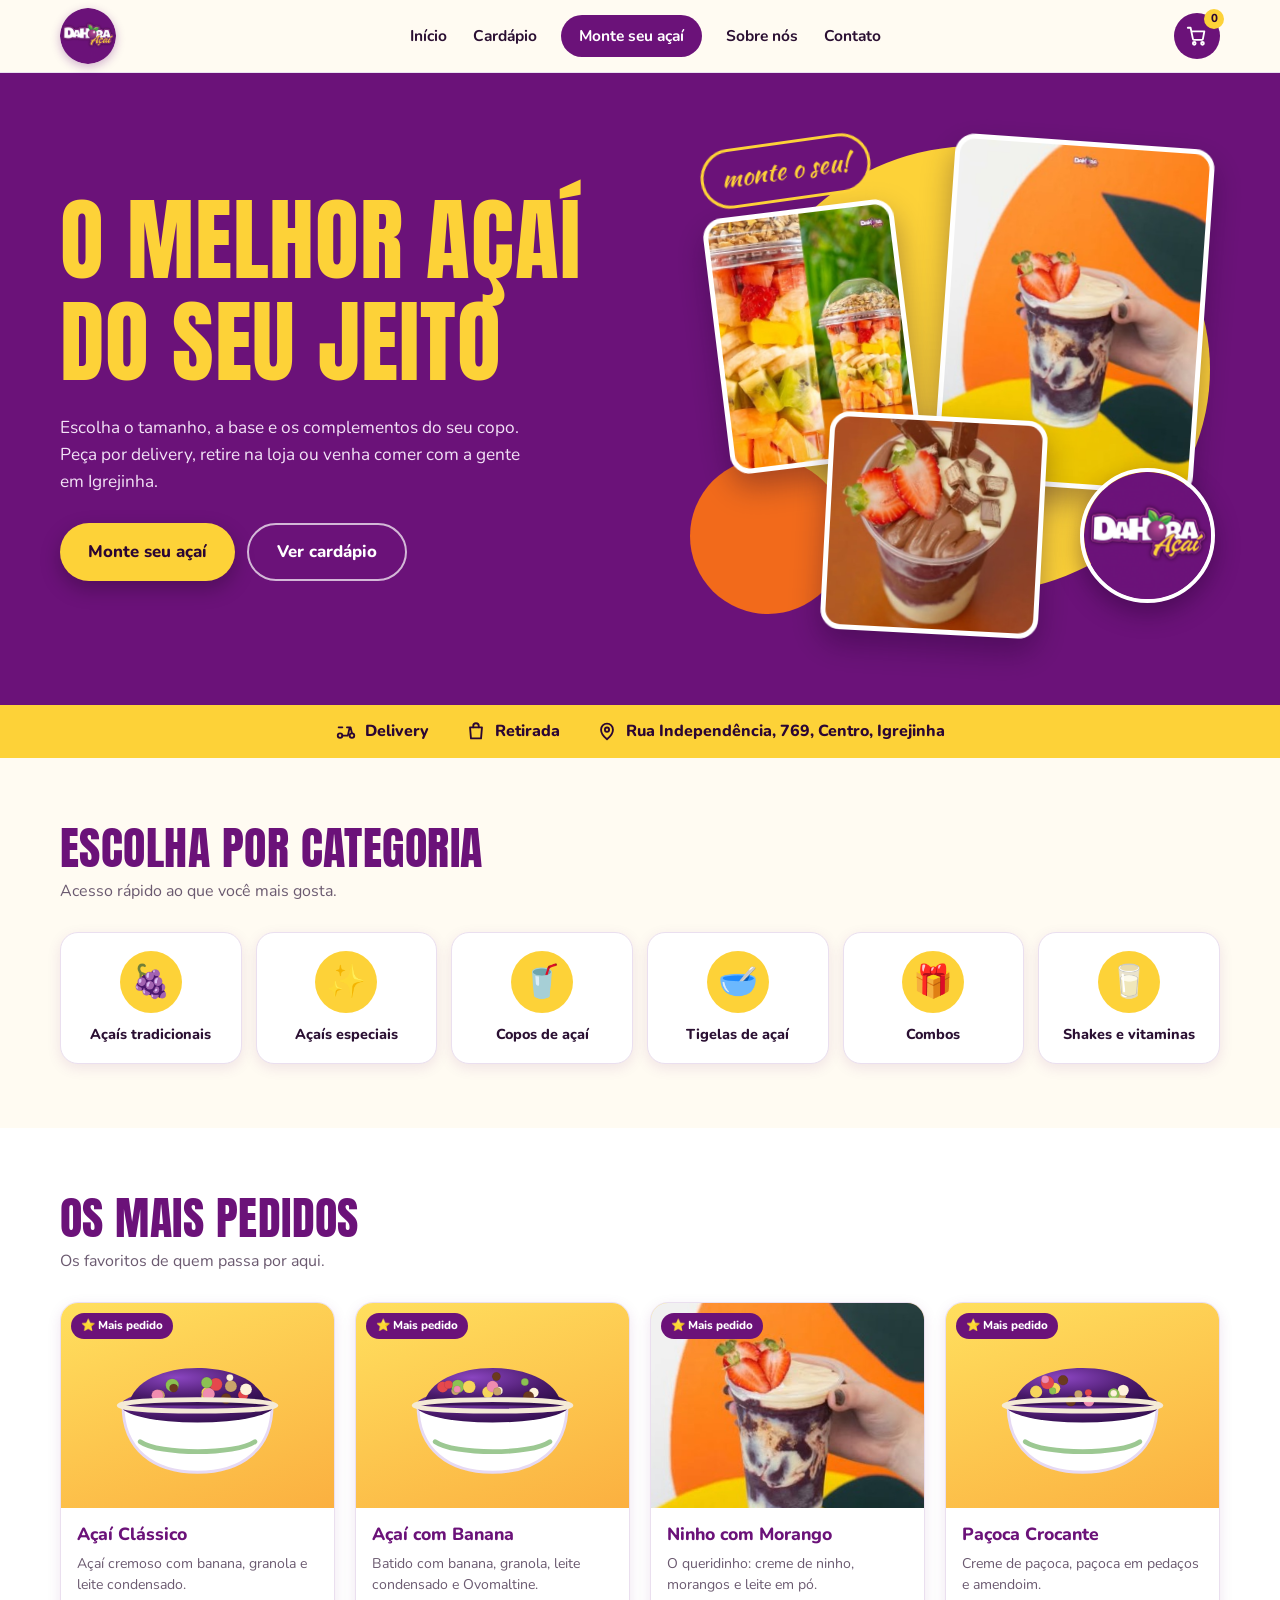
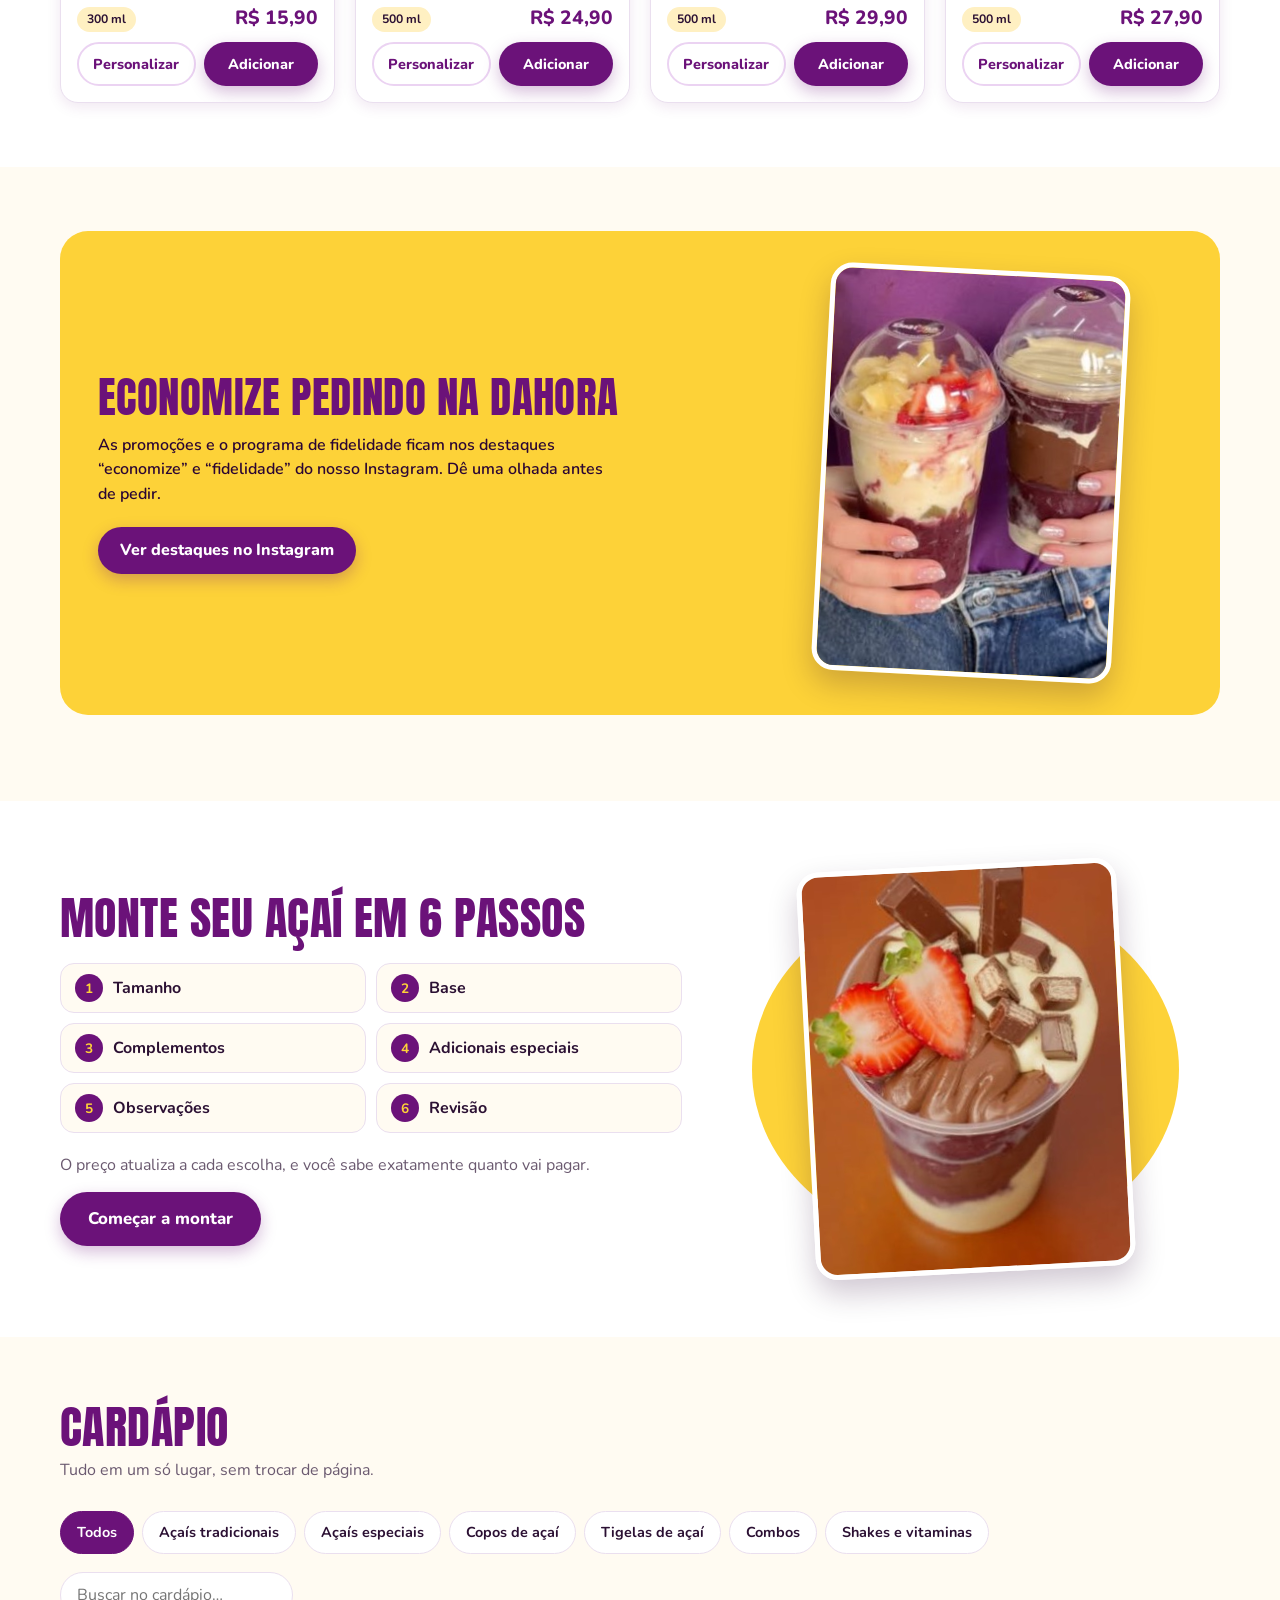
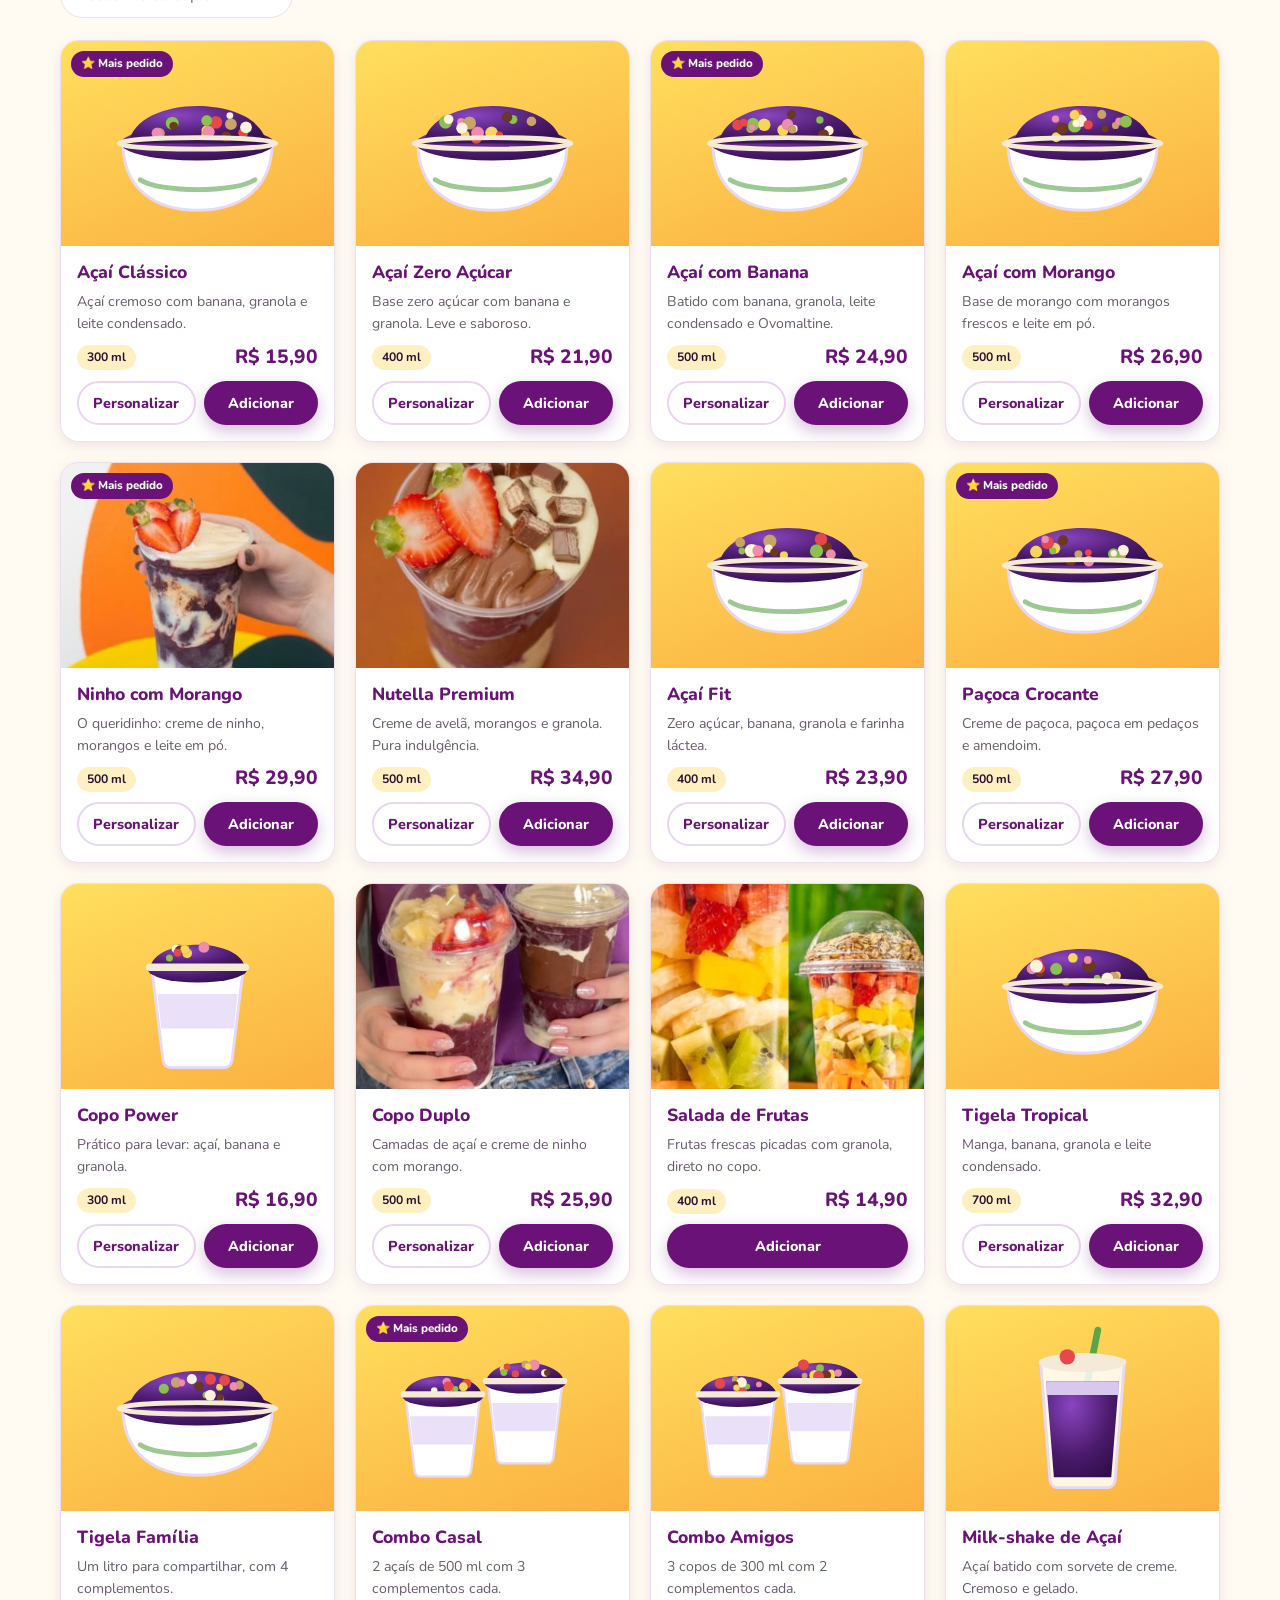
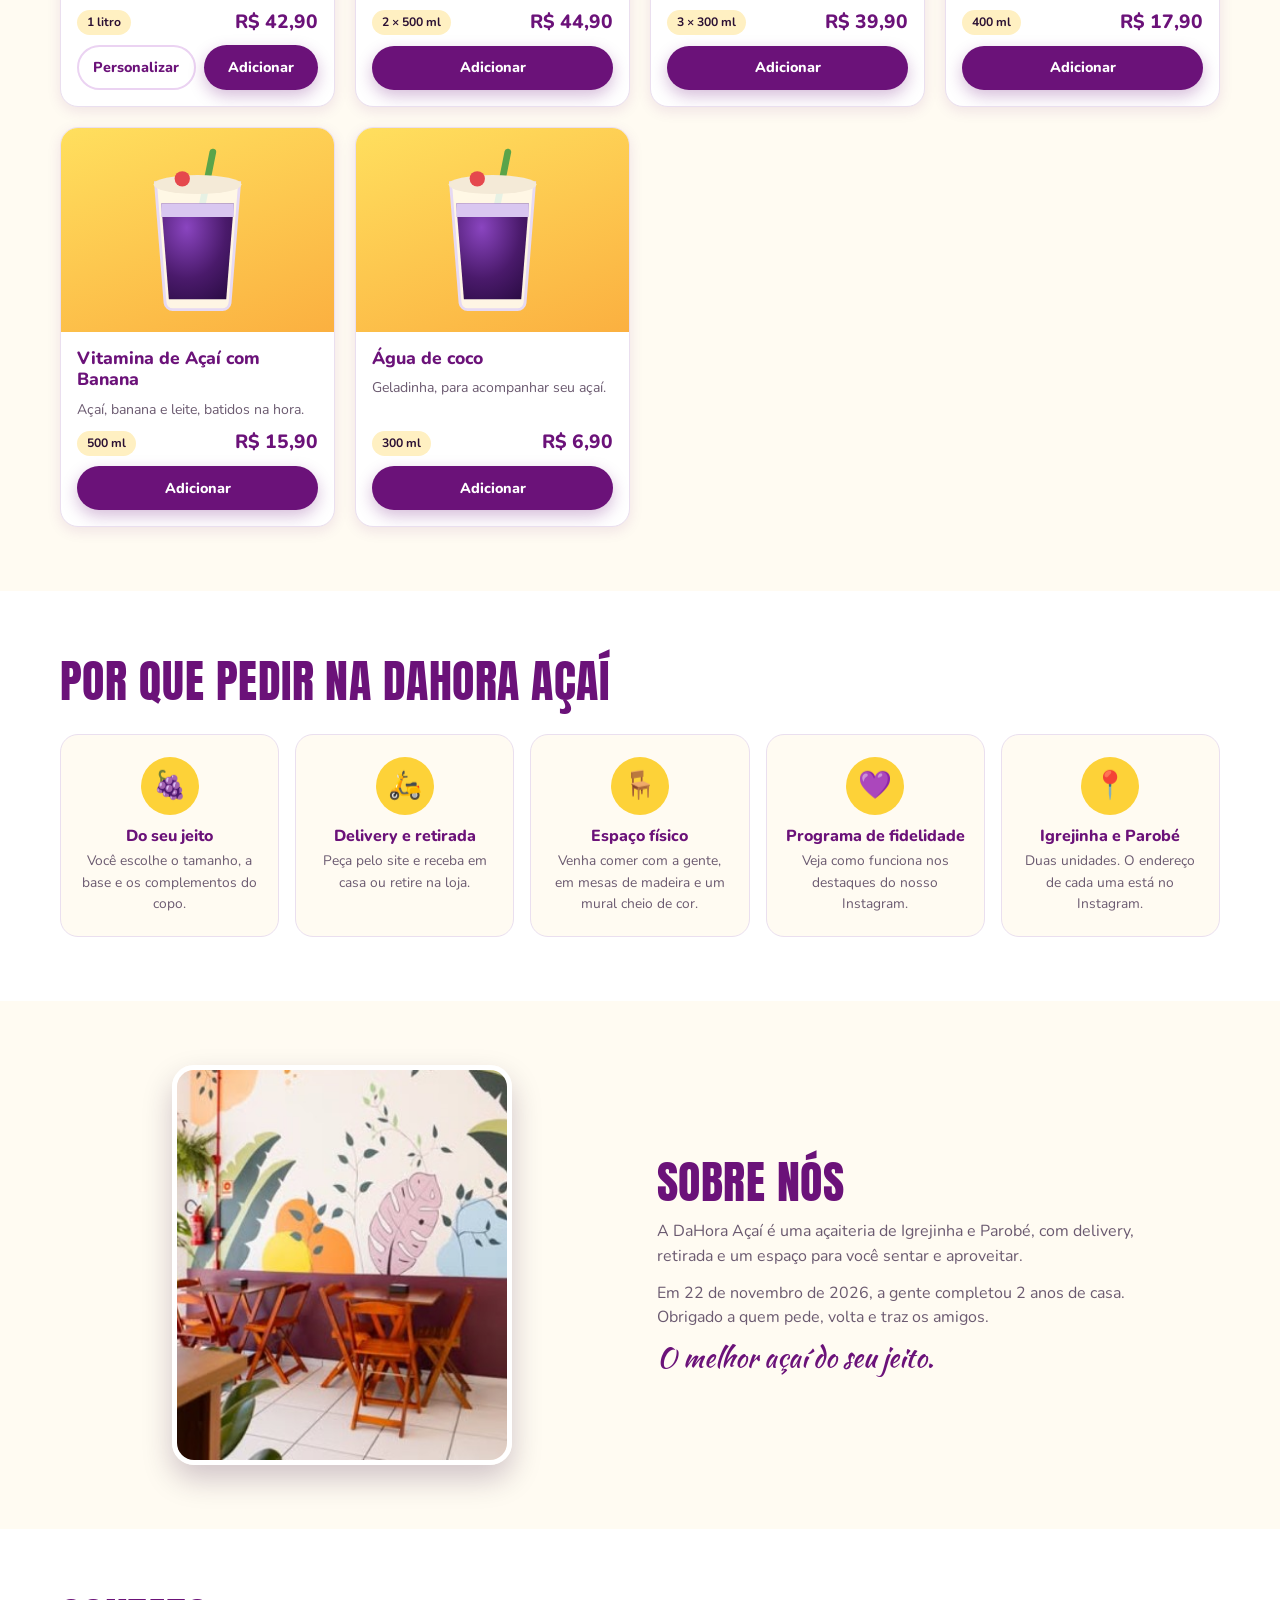
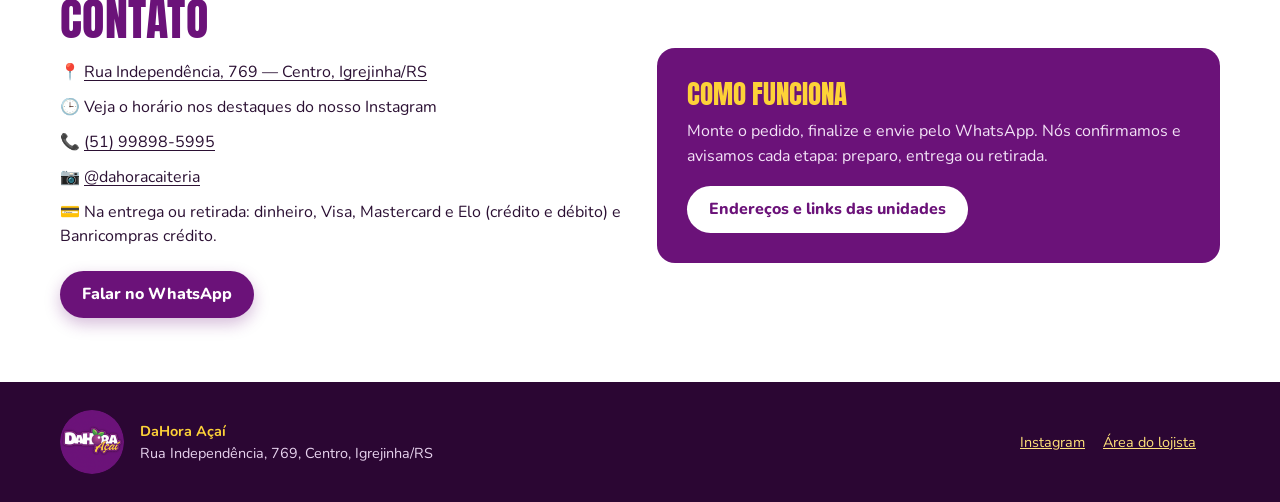
<file: acaiteria/index.html>
<!doctype html>
<html lang="pt-BR">
<head>
<meta charset="utf-8">
<meta name="viewport" content="width=device-width,initial-scale=1,viewport-fit=cover">
<title>DaHora Açaí | Açaiteria em Igrejinha e Parobé — Monte seu açaí online</title>
<meta name="description" content="O melhor açaí do seu jeito. Monte seu copo escolhendo tamanho, base e complementos e peça por delivery ou retirada em Igrejinha e Parobé.">
<meta name="theme-color" content="#6b1279">
<link rel="icon" type="image/png" href="img/icon-192.png">
<link rel="apple-touch-icon" href="img/icon-192.png">
<meta property="og:type" content="website">
<meta property="og:locale" content="pt_BR">
<meta property="og:title" content="DaHora Açaí — O melhor açaí do seu jeito">
<meta property="og:description" content="Monte seu açaí escolhendo tamanho, base e complementos. Delivery, retirada e espaço físico em Igrejinha e Parobé.">
<meta property="og:url" content="https://pablosantos5487.github.io/1-projeto/acaiteria/">
<meta property="og:image" content="https://pablosantos5487.github.io/1-projeto/acaiteria/img/og.jpg">
<meta name="twitter:card" content="summary_large_image">
<link rel="preconnect" href="https://fonts.googleapis.com">
<link rel="preconnect" href="https://fonts.gstatic.com" crossorigin>
<link href="https://fonts.googleapis.com/css2?family=Anton&family=Kaushan+Script&family=Nunito:wght@400;600;700;800&display=swap" rel="stylesheet">
<link rel="stylesheet" href="styles.css">
<script type="application/ld+json">
{"@context":"https://schema.org","@type":"IceCreamShop","name":"DaHora Açaí","servesCuisine":"Açaí","image":"https://pablosantos5487.github.io/1-projeto/acaiteria/img/og.jpg","telephone":"+5551998985995","url":"https://pablosantos5487.github.io/1-projeto/acaiteria/","sameAs":["https://www.instagram.com/dahoracaiteria/"],"address":{"@type":"PostalAddress","streetAddress":"Rua Independência, 769","addressLocality":"Igrejinha","addressRegion":"RS","postalCode":"95650-000","addressCountry":"BR"}}
</script>
</head>
<body>
<a class="skip" href="#cardapio">Ir para o cardápio</a>

<header class="top" id="top">
  <div class="wrap top-in">
    <a class="logo" href="#inicio" aria-label="DaHora Açaí — início">
      <img src="img/logo.png" width="56" height="56" alt="">
      <span class="sr" data-store>DaHora Açaí</span>
    </a>
    <nav class="nav" id="nav" aria-label="Principal">
      <a href="#inicio">Início</a>
      <a href="#cardapio">Cardápio</a>
      <a href="#monte" class="nav-cta">Monte seu açaí</a>
      <a href="#sobre">Sobre nós</a>
      <a href="#contato">Contato</a>
    </nav>
    <div class="top-actions">
      <button class="cart-btn" data-act="cart-open" aria-label="Abrir carrinho">
        <svg viewBox="0 0 24 24" width="22" height="22" fill="none" stroke="currentColor" stroke-width="2" stroke-linecap="round" stroke-linejoin="round" aria-hidden="true"><circle cx="9" cy="20" r="1.5"/><circle cx="18" cy="20" r="1.5"/><path d="M2 3h3l2.6 12.4a1 1 0 0 0 1 .8h8.8a1 1 0 0 0 1-.8L20 7H6"/></svg>
        <span class="count" id="cartCount">0</span>
      </button>
      <button class="burger" data-act="toggle-nav" aria-label="Menu" aria-expanded="false"><span></span><span></span><span></span></button>
    </div>
  </div>
  <div class="closed-bar" id="closedBar" hidden>Estamos fechados no momento. Você pode montar o pedido, mas ele só poderá ser finalizado quando abrirmos.</div>
</header>

<main>
<section class="hero" id="inicio">
  <div class="wrap hero-in">
    <div class="hero-text">
      <h1>O melhor açaí<br>do seu jeito</h1>
      <p>Escolha o tamanho, a base e os complementos do seu copo. Peça por delivery, retire na loja ou venha comer com a gente em Igrejinha.</p>
      <div class="hero-btns">
        <button class="btn primary lg" data-act="open-builder">Monte seu açaí</button>
        <a class="btn outline lg" href="#cardapio">Ver cardápio</a>
      </div>
      <button class="repeat" id="repeatBtn" data-act="repeat" hidden>↻ Repetir meu último pedido</button>
    </div>
    <div class="hero-art">
      <figure class="ph ph1"><img src="img/morango.jpg" width="356" height="475" alt="Copo de açaí com creme de ninho e morangos"></figure>
      <figure class="ph ph2"><img src="img/frutas.jpg" width="356" height="475" alt="Copos de salada de frutas com granola"></figure>
      <figure class="ph ph3"><img src="img/chocolate.jpg" width="356" height="408" alt="Copo de açaí com creme de avelã, morangos e chocolate"></figure>
      <img class="seal" src="img/logo.png" width="120" height="120" alt="">
      <span class="sticker" aria-hidden="true">monte o seu!</span>
    </div>
  </div>
</section>

<section class="band" aria-label="Formas de pedir">
  <div class="wrap band-in">
    <span><svg viewBox="0 0 24 24" aria-hidden="true"><circle cx="5.5" cy="17" r="2.5"/><circle cx="18.5" cy="17" r="2.5"/><path d="M8 17h6l2-9h-3M13 8h4l1.5 6.5M4 8h4"/></svg>Delivery</span>
    <span><svg viewBox="0 0 24 24" aria-hidden="true"><path d="M5.5 8h13l-1 12h-11z"/><path d="M9 8V6.5a3 3 0 0 1 6 0V8"/></svg>Retirada</span>
    <span><svg viewBox="0 0 24 24" aria-hidden="true"><path d="M12 21s-6.5-5.4-6.5-10.5a6.5 6.5 0 0 1 13 0C18.5 15.6 12 21 12 21z"/><circle cx="12" cy="10.5" r="2.3"/></svg>Rua Independência, 769, Centro, Igrejinha</span>
  </div>
</section>

<section class="sec" id="categorias">
  <div class="wrap">
    <div class="sec-head"><h2>Escolha por categoria</h2><p>Acesso rápido ao que você mais gosta.</p></div>
    <div class="cats" id="catGrid"></div>
  </div>
</section>

<section class="sec alt" id="populares">
  <div class="wrap">
    <div class="sec-head"><h2>Os mais pedidos</h2><p>Os favoritos de quem passa por aqui.</p></div>
    <div class="grid" id="popularGrid"></div>
  </div>
</section>

<section class="sec" id="promo">
  <div class="wrap">
    <div class="promo-box">
      <div>
        <h2 id="promoTitle"></h2>
        <p id="promoText"></p>
        <div class="promo-btns">
          <a class="btn primary" href="https://www.instagram.com/dahoracaiteria/" target="_blank" rel="noopener">Ver destaques no Instagram</a>
          <button class="btn light" data-act="copy-code" id="promoCode" hidden></button>
        </div>
      </div>
      <div class="promo-art"><img src="img/copos.jpg" width="356" height="408" alt="Dois copos de açaí com frutas e creme" loading="lazy"></div>
    </div>
    <div class="grid" id="promoGrid" style="margin-top:22px"></div>
  </div>
</section>

<section class="sec alt" id="monte">
  <div class="wrap build-cta">
    <div>
      <h2>Monte seu açaí em 6 passos</h2>
      <ol class="steps-list">
        <li><b>1</b> Tamanho</li><li><b>2</b> Base</li><li><b>3</b> Complementos</li>
        <li><b>4</b> Adicionais especiais</li><li><b>5</b> Observações</li><li><b>6</b> Revisão</li>
      </ol>
      <p class="muted">O preço atualiza a cada escolha, e você sabe exatamente quanto vai pagar.</p>
      <button class="btn primary lg" data-act="open-builder">Começar a montar</button>
    </div>
    <div class="build-art"><img src="img/chocolate.jpg" width="356" height="408" alt="Copo de açaí com creme de avelã, morangos e pedaços de chocolate" loading="lazy"></div>
  </div>
</section>

<section class="sec" id="cardapio">
  <div class="wrap">
    <div class="sec-head"><h2>Cardápio</h2><p>Tudo em um só lugar, sem trocar de página.</p></div>
    <div class="menu-tools">
      <div class="chips" id="menuFilters" role="tablist" aria-label="Filtrar por categoria"></div>
      <input type="search" id="menuSearch" placeholder="Buscar no cardápio…" aria-label="Buscar no cardápio">
    </div>
    <div class="grid" id="menuGrid"></div>
    <p class="muted center" id="menuEmpty" hidden>Nenhum item encontrado. Tente outra busca ou categoria.</p>
  </div>
</section>

<section class="sec alt" id="diferenciais">
  <div class="wrap">
    <div class="sec-head"><h2>Por que pedir na <span data-store>DaHora Açaí</span></h2></div>
    <div class="perks">
      <div><i>🍇</i><h3>Do seu jeito</h3><p>Você escolhe o tamanho, a base e os complementos do copo.</p></div>
      <div><i>🛵</i><h3>Delivery e retirada</h3><p>Peça pelo site e receba em casa ou retire na loja.</p></div>
      <div><i>🪑</i><h3>Espaço físico</h3><p>Venha comer com a gente, em mesas de madeira e um mural cheio de cor.</p></div>
      <div><i>💜</i><h3>Programa de fidelidade</h3><p>Veja como funciona nos destaques do nosso Instagram.</p></div>
      <div><i>📍</i><h3>Igrejinha e Parobé</h3><p>Duas unidades. O endereço de cada uma está no Instagram.</p></div>
    </div>
  </div>
</section>

<section class="sec" id="sobre">
  <div class="wrap about">
    <div class="about-art"><img src="img/espaco.jpg" width="356" height="400" alt="Mesas de madeira em frente a um mural colorido com folhas, na loja da DaHora" loading="lazy"></div>
    <div>
      <h2>Sobre nós</h2>
      <p>A <span data-store>DaHora Açaí</span> é uma açaiteria de Igrejinha e Parobé, com delivery, retirada e um espaço para você sentar e aproveitar.</p>
      <p>Em 22 de novembro de 2026, a gente completou 2 anos de casa. Obrigado a quem pede, volta e traz os amigos.</p>
      <p class="sign">O melhor açaí do seu jeito.</p>
    </div>
  </div>
</section>

<section class="sec alt" id="contato">
  <div class="wrap contact">
    <div>
      <h2>Contato</h2>
      <ul class="clist">
        <li>📍 <span id="cAddress"></span></li>
        <li>🕒 <span id="cHours"></span></li>
        <li>📞 <span id="cPhone"></span></li>
        <li>📷 <span id="cInsta"></span></li>
        <li>💳 <span>Na entrega ou retirada: dinheiro, Visa, Mastercard e Elo (crédito e débito) e Banricompras crédito.</span></li>
      </ul>
      <a class="btn primary" id="cWa" target="_blank" rel="noopener">Falar no WhatsApp</a>
    </div>
    <div class="contact-card">
      <h3>Como funciona</h3>
      <p>Monte o pedido, finalize e envie pelo WhatsApp. Nós confirmamos e avisamos cada etapa: preparo, entrega ou retirada.</p>
      <a class="btn light" href="https://linktr.ee/dahoracaiigrejinha" target="_blank" rel="noopener">Endereços e links das unidades</a>
    </div>
  </div>
</section>
</main>

<footer class="foot">
  <div class="wrap foot-in">
    <img src="img/logo.png" width="64" height="64" alt="">
    <p><b data-store>DaHora Açaí</b><br>Rua Independência, 769, Centro, Igrejinha/RS</p>
    <p class="foot-links"><a href="https://www.instagram.com/dahoracaiteria/" target="_blank" rel="noopener">Instagram</a> <a href="admin.html">Área do lojista</a></p>
  </div>
</footer>

<button class="fab" id="fab" data-act="cart-open" hidden>
  <span>🛒 <b id="fabCount">0</b> item(ns)</span><span id="fabTotal">R$ 0,00</span><span class="fab-go">Ver carrinho →</span>
</button>

<!-- Carrinho -->
<div class="overlay drawer" id="cart" hidden role="dialog" aria-modal="true" aria-label="Carrinho"></div>
<!-- Montagem -->
<div class="overlay full" id="builder" hidden role="dialog" aria-modal="true" aria-label="Monte seu açaí"></div>
<!-- Checkout -->
<div class="overlay full" id="checkout" hidden role="dialog" aria-modal="true" aria-label="Finalizar pedido"></div>
<div class="toast" id="toast" role="status" aria-live="polite"></div>

<script src="data.js"></script>
<script src="app.js"></script>
</body>
</html>
</file>
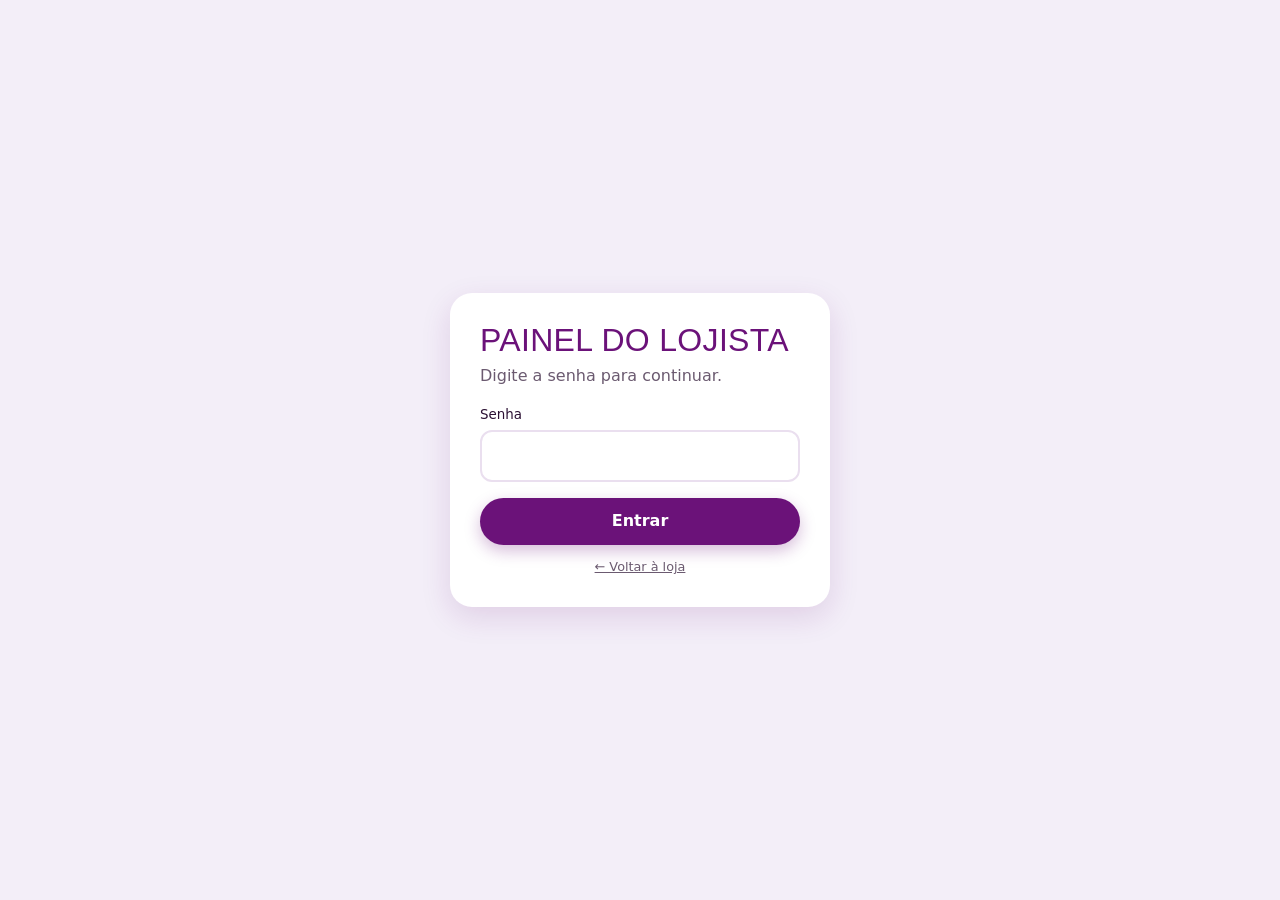
<file: acaiteria/admin.html>
<!doctype html>
<html lang="pt-BR">
<head>
<meta charset="utf-8">
<meta name="viewport" content="width=device-width,initial-scale=1">
<meta name="robots" content="noindex,nofollow">
<title>Painel do lojista</title>
<link rel="preconnect" href="https://fonts.googleapis.com">
<link rel="preconnect" href="https://fonts.gstatic.com" crossorigin>
<link href="https://fonts.googleapis.com/css2?family=Fraunces:opsz,wght@9..144,600;9..144,700&family=Poppins:wght@400;500;600;700&display=swap" rel="stylesheet">
<link rel="stylesheet" href="styles.css">
<link rel="stylesheet" href="admin.css">
</head>
<body class="admin">
<div id="login" class="login" hidden>
  <form id="loginForm" class="login-card">
    <h1>Painel do lojista</h1>
    <p class="muted">Digite a senha para continuar.</p>
    <div class="f"><label for="pw">Senha</label><input id="pw" type="password" autocomplete="current-password"><span class="err">Senha incorreta.</span></div>
    <button class="btn primary" style="width:100%" type="submit">Entrar</button>
    <p class="hint center" style="margin-top:12px"><a href="index.html">← Voltar à loja</a></p>
  </form>
</div>

<div id="app" hidden>
  <header class="a-top">
    <div class="a-in">
      <b>🍇 Painel do lojista</b>
      <div class="a-actions"><a class="btn light sm" href="index.html" target="_blank">Ver loja</a><button class="btn light sm" id="logout">Sair</button></div>
    </div>
    <nav class="a-tabs" id="tabs"></nav>
  </header>
  <main class="a-main">
    <div class="notice" id="notice"></div>
    <div id="view"></div>
  </main>
  <div class="save-bar" id="saveBar" hidden><span>Você tem alterações não salvas.</span><button class="btn green" id="saveBtn">Salvar alterações</button></div>
</div>
<div class="toast" id="toast" role="status"></div>
<script src="data.js"></script>
<script src="admin.js"></script>
</body>
</html>
</file>
<file: acaiteria/styles.css>
/* DaHora Açaí — identidade: roxo do logo, amarelo da letra "Açaí", laranja dos fundos das fotos e verde da folha.
   Títulos em Anton (caixa alta, como nos posts do Instagram), texto em Nunito. */
:root{
  --purple:#6b1279;--purple2:#8b2a9c;--purple3:#2b0633;--lilac:#ebd3f2;--lilac2:#f8eefb;
  --yellow:#fdd238;--yellow2:#ffe27a;--orange:#f26a1b;--leaf:#4bb34a;
  --off:#fffbf2;--cream:#fff0c2;--green:#2e7d32;--green2:#e4f2e1;--red:#c62f48;--ink:#2b1033;--muted:#6b5a70;
  --line:#eadfef;--focus:#b93c0b;--radius:18px;--shadow:0 10px 30px rgba(107,18,121,.14);--shadow2:0 4px 14px rgba(107,18,121,.10);
  --f-head:'Anton','Arial Narrow',Impact,sans-serif;--f-body:'Nunito',system-ui,-apple-system,'Segoe UI',sans-serif;
}
*{box-sizing:border-box;margin:0;padding:0}
html{scroll-behavior:smooth;scroll-padding-top:84px}
body{font-family:var(--f-body);color:var(--ink);background:var(--off);line-height:1.55;-webkit-font-smoothing:antialiased}
body.lock{overflow:hidden}
img,svg{display:block;max-width:100%}
[hidden]{display:none!important}
button{font:inherit;cursor:pointer;border:0;background:none;color:inherit}
input,textarea,select{font:inherit;color:inherit}
a{color:inherit}
h1,h2{font-family:var(--f-head);font-weight:400;line-height:1.1;letter-spacing:.01em;text-transform:uppercase}
h3,h4{font-family:var(--f-body);font-weight:800;line-height:1.2}
.wrap{width:min(1160px,100% - 32px);margin-inline:auto}
.muted{color:var(--muted)}.center{text-align:center}
.sr{position:absolute;width:1px;height:1px;overflow:hidden;clip:rect(0 0 0 0);white-space:nowrap}
.skip{position:absolute;left:-999px}.skip:focus{left:8px;top:8px;background:#fff;padding:8px 12px;z-index:99}
:focus-visible{outline:3px solid var(--focus);outline-offset:2px}

/* Botões */
.btn{display:inline-flex;align-items:center;justify-content:center;gap:8px;padding:11px 22px;border-radius:999px;font-weight:800;text-decoration:none;transition:transform .15s,box-shadow .2s,background .2s;min-height:44px;text-align:center}
.btn:active{transform:scale(.97)}
.btn.primary{background:var(--purple);color:#fff;box-shadow:0 6px 16px rgba(107,18,121,.28)}
.btn.primary:hover{background:var(--purple2)}
.btn.green{background:var(--green);color:#fff}
.btn.ghost{border:2px solid var(--lilac);color:var(--purple);background:#fff}
.btn.ghost:hover{border-color:var(--purple)}
.btn.light{background:#fff;color:var(--purple)}
.btn.danger{background:#fdecef;color:var(--red)}
.btn.lg{padding:14px 28px;font-size:1.05rem;min-height:54px}
.btn.sm{padding:6px 12px;min-height:34px;font-size:.85rem}
.btn[disabled]{opacity:.5;cursor:not-allowed;box-shadow:none}
.icon-btn{width:42px;height:42px;border-radius:50%;display:grid;place-items:center;font-size:1.15rem;background:var(--lilac2);color:var(--purple)}

/* Header */
.top{position:sticky;top:0;z-index:40;background:rgba(255,251,242,.94);backdrop-filter:blur(10px);border-bottom:1px solid var(--line)}
.top-in{display:flex;align-items:center;justify-content:space-between;gap:12px;height:72px}
.logo{display:flex;align-items:center;text-decoration:none;border-radius:50%}
.logo img{width:56px;height:56px;border-radius:50%;box-shadow:0 3px 10px rgba(107,18,121,.3)}
.nav{display:flex;gap:22px;align-items:center}
.nav a{text-decoration:none;font-weight:700;font-size:.97rem;color:var(--ink);padding:6px 2px}
.nav a:hover{color:var(--purple2)}
.nav-cta{background:var(--purple);color:#fff!important;padding:9px 18px!important;border-radius:999px}
.nav-cta:hover{background:var(--purple2)}
.top-actions{display:flex;align-items:center;gap:8px}
.cart-btn{position:relative;width:46px;height:46px;border-radius:50%;display:grid;place-items:center;background:var(--purple);color:#fff}
.cart-btn .count{position:absolute;top:-4px;right:-4px;min-width:20px;height:20px;border-radius:10px;background:var(--yellow);color:var(--purple3);font-size:.72rem;font-weight:800;display:grid;place-items:center;padding:0 5px}
.cart-btn.bump{animation:bump .35s}
@keyframes bump{40%{transform:scale(1.18)}}
.burger{display:none;width:44px;height:44px;border-radius:50%;flex-direction:column;gap:5px;align-items:center;justify-content:center}
.burger span{width:20px;height:2px;background:var(--purple);border-radius:2px;transition:.2s}
.closed-bar{background:var(--purple3);color:#fff;text-align:center;font-size:.85rem;padding:8px 16px}

/* Hero: o roxo do logo, título amarelo em Anton (como nos posts) e colagem das fotos reais */
.hero{background:var(--purple);color:#fff;overflow:hidden}
.hero-in{display:grid;grid-template-columns:1.05fr .95fr;gap:24px;align-items:center;padding:52px 0 60px}
.hero h1{font-size:clamp(2.9rem,8vw,5.6rem);line-height:1.14;color:var(--yellow);margin-bottom:22px}
.hero p{color:#f3e3f7;max-width:480px;margin-bottom:28px;font-size:1.08rem}
.hero-btns{display:flex;gap:12px;flex-wrap:wrap}
.hero .btn.primary{background:var(--yellow);color:var(--purple3);box-shadow:0 8px 20px rgba(0,0,0,.25)}
.hero .btn.primary:hover{background:var(--yellow2)}
.btn.outline{border:2px solid rgba(255,255,255,.7);color:#fff}
.btn.outline:hover{background:rgba(255,255,255,.12)}
.hero :focus-visible{outline-color:var(--yellow)}
.repeat{margin-top:16px;color:var(--yellow2);text-decoration:underline;font-size:.92rem}
.hero-art{position:relative;aspect-ratio:1/1;width:100%;max-width:520px;margin-left:auto}
.hero-art::before{content:"";position:absolute;inset:4% 2% 10% 8%;border-radius:50%;background:var(--yellow)}
.hero-art::after{content:"";position:absolute;width:30%;aspect-ratio:1;border-radius:50%;background:var(--orange);left:-2%;bottom:6%}
.ph{position:absolute;z-index:1;margin:0;overflow:hidden;border-radius:20px;border:5px solid #fff;background:#fff;box-shadow:0 14px 30px rgba(30,0,40,.35);transform:rotate(var(--r));animation:pop .7s cubic-bezier(.2,.8,.2,1) both}
.ph img{width:100%;height:100%;object-fit:cover}
.ph1{--r:4deg;width:50%;aspect-ratio:3/4;right:3%;top:3%;animation-delay:.1s}
.ph2{--r:-7deg;width:37%;aspect-ratio:3/4;left:3%;top:16%;animation-delay:.25s}
.ph3{--r:3deg;width:42%;aspect-ratio:1;left:24%;bottom:2%;animation-delay:.4s}
.seal{position:absolute;z-index:2;right:1%;bottom:8%;width:26%;height:auto;aspect-ratio:1;border-radius:50%;box-shadow:0 10px 24px rgba(30,0,40,.4);border:4px solid #fff;animation:pop .7s .55s cubic-bezier(.2,.8,.2,1) both}
.sticker{position:absolute;z-index:3;left:0;top:3%;transform:rotate(-8deg);background:var(--purple);color:var(--yellow);font-family:'Kaushan Script','Brush Script MT',cursive;font-size:clamp(1.1rem,2.6vw,1.6rem);padding:6px 18px 8px;border-radius:999px;border:3px solid var(--yellow);animation:pop .7s .7s cubic-bezier(.2,.8,.2,1) both}
@keyframes pop{from{opacity:0;transform:translateY(26px) rotate(0deg) scale(.94)}}

/* Faixa amarela com as formas de pedir */
.band{background:var(--yellow);color:var(--purple3)}
.band-in{display:flex;flex-wrap:wrap;justify-content:center;gap:8px 36px;padding:14px 0;font-weight:800}
.band span{display:inline-flex;align-items:center;gap:8px}
.band svg{width:22px;height:22px;flex:none;fill:none;stroke:currentColor;stroke-width:2;stroke-linecap:round;stroke-linejoin:round}

/* Seções */
.sec{padding:64px 0}
.sec.alt{background:#fff}
.sec-head{margin-bottom:28px}
.sec-head h2,.about h2,.contact h2,.build-cta h2{font-size:clamp(1.9rem,4.4vw,2.9rem);color:var(--purple)}
.sec-head p{color:var(--muted);margin-top:6px}
.cats{display:grid;grid-template-columns:repeat(6,1fr);gap:14px}
.cat{display:flex;flex-direction:column;align-items:center;gap:10px;background:#fff;border:1px solid var(--line);border-radius:var(--radius);padding:18px 10px;font-weight:800;font-size:.9rem;text-align:center;transition:.2s;box-shadow:var(--shadow2)}
.cat:hover{transform:translateY(-4px);border-color:var(--purple2)}
.cat i{font-style:normal;font-size:2rem;width:62px;height:62px;border-radius:50%;background:var(--yellow);display:grid;place-items:center}

/* Cards */
.grid{display:grid;grid-template-columns:repeat(auto-fill,minmax(250px,1fr));gap:20px}
.card{background:#fff;border:1px solid var(--line);border-radius:var(--radius);overflow:hidden;display:flex;flex-direction:column;box-shadow:var(--shadow2);transition:transform .2s,box-shadow .2s}
.card:hover{transform:translateY(-4px);box-shadow:var(--shadow)}
.card.off{opacity:.6}
.card-art{position:relative;background:linear-gradient(160deg,#ffdf5e,#fbb040);aspect-ratio:4/3;display:grid;place-items:center;padding:14px}
.card-art svg,.card-art img{width:78%;height:100%;object-fit:contain}
.card-art img{width:100%;object-fit:cover;position:absolute;inset:0}
.badge{position:absolute;top:10px;left:10px;z-index:1;background:var(--purple);color:#fff;font-size:.72rem;font-weight:800;padding:4px 10px;border-radius:999px}
.badge.sale{left:auto;right:10px;background:var(--yellow);color:var(--purple3)}
.card-body{padding:16px;display:flex;flex-direction:column;gap:8px;flex:1}
.card-body h3{font-size:1.1rem;color:var(--purple)}
.card-body p{font-size:.88rem;flex:1}
.meta{display:flex;align-items:center;justify-content:space-between;gap:8px}
.chip{background:var(--cream);font-size:.76rem;padding:3px 10px;border-radius:999px;font-weight:700}
.price b{font-size:1.2rem;color:var(--purple);font-weight:800}
.price s{font-size:.8rem;color:var(--muted);margin-right:6px}
.actions{display:flex;gap:8px}
.actions .btn{flex:1;padding:9px 10px;font-size:.9rem}

.promo-box{display:grid;grid-template-columns:1.2fr .8fr;gap:28px;align-items:center;background:var(--yellow);color:var(--purple3);border-radius:28px;padding:38px;overflow:hidden}
.promo-box h2{font-size:clamp(1.8rem,4vw,2.7rem);color:var(--purple);margin-bottom:12px}
.promo-box p{margin-bottom:20px;max-width:520px;font-weight:600}
.promo-btns{display:flex;gap:10px;flex-wrap:wrap}
.promo-art img,.build-art img,.about-art img{width:min(300px,100%);margin-inline:auto;aspect-ratio:1;object-fit:cover;border-radius:22px;border:5px solid #fff;box-shadow:0 14px 30px rgba(43,6,51,.22)}
.promo-art img{transform:rotate(3deg)}
.build-art{position:relative}
.build-art::before{content:"";position:absolute;inset:6% 8%;border-radius:50%;background:var(--yellow)}
.build-art img{position:relative;transform:rotate(-3deg);width:min(320px,86%)}
.build-cta{display:grid;grid-template-columns:1.1fr .9fr;gap:30px;align-items:center}
.steps-list{list-style:none;display:grid;grid-template-columns:repeat(2,1fr);gap:10px;margin:20px 0}
.steps-list li{background:var(--off);border:1px solid var(--line);border-radius:14px;padding:10px 14px;font-weight:700;display:flex;align-items:center;gap:10px}
.steps-list b{width:28px;height:28px;border-radius:50%;background:var(--purple);color:var(--yellow);display:grid;place-items:center;font-size:.85rem}
.build-cta .btn{margin-top:14px}
.menu-tools{display:flex;gap:14px;flex-wrap:wrap;align-items:center;justify-content:space-between;margin-bottom:22px}
.chips{display:flex;gap:8px;overflow-x:auto;padding-bottom:4px;scrollbar-width:none}
.chips::-webkit-scrollbar{display:none}
.chips button{white-space:nowrap;padding:9px 16px;border-radius:999px;background:#fff;border:1px solid var(--line);font-weight:700;font-size:.9rem;min-height:40px}
.chips button.on{background:var(--purple);color:#fff;border-color:var(--purple)}
#menuSearch{padding:10px 16px;border-radius:999px;border:1px solid var(--line);min-width:220px;background:#fff}
.perks{display:grid;grid-template-columns:repeat(5,1fr);gap:16px}
.perks div{background:var(--off);border:1px solid var(--line);border-radius:var(--radius);padding:22px 16px;text-align:center}
.perks i{font-style:normal;font-size:1.7rem;width:58px;height:58px;border-radius:50%;background:var(--yellow);display:grid;place-items:center;margin:0 auto}
.perks h3{font-size:1rem;margin:12px 0 4px;color:var(--purple)}
.perks p{font-size:.86rem;color:var(--muted)}
.about,.contact{display:grid;grid-template-columns:1fr 1fr;gap:34px;align-items:center}
.about p{margin-top:12px;color:var(--muted);max-width:520px}
.about .sign{font-family:'Kaushan Script','Brush Script MT',cursive;font-size:1.7rem;color:var(--purple);line-height:1.2}
.about-art img{width:min(340px,100%);aspect-ratio:7/8}
.clist{list-style:none;margin:16px 0 22px;display:grid;gap:10px}
.clist a{text-decoration:underline;text-underline-offset:3px}
.clist a:hover{color:var(--purple2)}
.contact-card{background:var(--purple);color:#fff;border-radius:var(--radius);padding:30px}
.contact-card h3{font-family:var(--f-head);font-weight:400;font-size:1.7rem;text-transform:uppercase;color:var(--yellow);margin-bottom:8px}
.contact-card p{color:#f3e3f7;margin-bottom:18px}
.foot{background:var(--purple3);color:#e7d3ee;padding:28px 0;font-size:.9rem;padding-bottom:calc(28px + env(safe-area-inset-bottom))}
.foot-in{display:flex;align-items:center;gap:16px;flex-wrap:wrap}
.foot img{width:64px;height:64px;border-radius:50%}
.foot p{flex:1;min-width:200px}
.foot b{color:var(--yellow)}
.foot-links{flex:none!important;display:flex;gap:18px}
.foot a{color:var(--yellow2)}

/* FAB mobile */
.fab{position:fixed;left:12px;right:12px;bottom:calc(12px + env(safe-area-inset-bottom));z-index:35;background:var(--purple);color:#fff;border-radius:16px;padding:14px 18px;display:none;align-items:center;justify-content:space-between;gap:10px;box-shadow:0 10px 30px rgba(43,6,51,.4);font-weight:800}
.fab .fab-go{background:var(--yellow);color:var(--purple3);padding:6px 12px;border-radius:999px;font-size:.85rem}

/* Overlays */
.overlay{position:fixed;inset:0;z-index:60;background:rgba(30,10,45,.55);animation:fade .2s}
.overlay[hidden]{display:none}
@keyframes fade{from{opacity:0}}
.drawer{display:flex;justify-content:flex-end}
.drawer .panel{width:min(440px,100%);height:100%;background:var(--off);display:flex;flex-direction:column;animation:slide .25s}
@keyframes slide{from{transform:translateX(40px);opacity:0}}
.panel-head{display:flex;align-items:center;justify-content:space-between;padding:16px 18px;background:#fff;border-bottom:1px solid var(--line)}
.panel-head h2{font-size:1.3rem;color:var(--purple)}
.panel-body{flex:1;overflow-y:auto;padding:16px 18px}
.panel-foot{padding:14px 18px calc(14px + env(safe-area-inset-bottom));background:#fff;border-top:1px solid var(--line);display:grid;gap:10px}
.empty{text-align:center;padding:40px 10px}
.empty i{font-size:3rem;font-style:normal}
.ci{background:#fff;border:1px solid var(--line);border-radius:14px;padding:12px;margin-bottom:12px}
.ci-top{display:flex;justify-content:space-between;gap:10px}
.ci h4{font-size:.98rem;color:var(--purple)}
.ci ul{list-style:none;margin:6px 0;font-size:.82rem;color:var(--muted)}
.ci .note{font-size:.8rem;background:var(--cream);padding:4px 8px;border-radius:8px;margin-bottom:6px}
.ci-bot{display:flex;align-items:center;justify-content:space-between;gap:8px;flex-wrap:wrap}
.qty{display:inline-flex;align-items:center;gap:2px;background:var(--lilac2);border-radius:999px}
.qty button{width:34px;height:34px;border-radius:50%;font-weight:700;color:var(--purple);font-size:1.1rem}
.qty span{min-width:22px;text-align:center;font-weight:600}
.link{color:var(--purple2);text-decoration:underline;font-size:.85rem;padding:6px}
.link.red{color:var(--red)}
.seg{display:grid;grid-template-columns:1fr 1fr;background:var(--lilac2);border-radius:999px;padding:4px;margin-bottom:12px}
.seg button{padding:9px;border-radius:999px;font-weight:600;font-size:.9rem}
.seg button.on{background:var(--purple);color:#fff}
.coupon{display:flex;gap:8px;margin-bottom:6px}
.coupon input{flex:1;padding:10px 14px;border:1px solid var(--line);border-radius:999px;text-transform:uppercase;min-width:0}
.cmsg{font-size:.8rem;margin-bottom:10px}.cmsg.ok{color:#2f6b24}.cmsg.bad{color:var(--red)}
.sum{display:grid;gap:6px;font-size:.92rem}
.sum div{display:flex;justify-content:space-between}
.sum .tot{font-size:1.2rem;font-weight:700;color:var(--purple);border-top:1px dashed var(--line);padding-top:8px;margin-top:4px}
.sum .disc{color:#2f6b24}
.sugg{background:var(--green2);border-radius:14px;padding:10px 12px;margin-top:6px;font-size:.84rem}
.sugg-row{display:flex;justify-content:space-between;align-items:center;gap:8px;margin-top:6px}

/* Builder */
.overlay.full{background:var(--off)}
.b-wrap{height:100%;display:grid;grid-template-columns:1fr 340px}
.b-main{display:flex;flex-direction:column;min-height:0;height:100%}
.b-head{display:flex;align-items:center;gap:12px;padding:12px 16px;background:#fff;border-bottom:1px solid var(--line)}
.b-head>div{flex:1;min-width:0}
.b-head h2{font-size:1.15rem;color:var(--purple);white-space:nowrap;overflow:hidden;text-overflow:ellipsis}
.b-head small{color:var(--muted)}
.stepper{display:flex;list-style:none;background:#fff;padding:6px 10px;gap:4px;overflow-x:auto}
.stepper li{flex:1;min-width:0}
.stepper button{width:100%;display:flex;flex-direction:column;align-items:center;gap:2px;font-size:.7rem;color:var(--muted);padding:4px 2px}
.stepper button[disabled]{cursor:default}
.stepper i{font-style:normal;width:28px;height:28px;border-radius:50%;display:grid;place-items:center;background:var(--lilac2);font-weight:700;font-size:.82rem;transition:.2s}
.stepper li.ok i{background:var(--lilac);color:var(--purple)}
.stepper li.on i{background:var(--purple);color:#fff;transform:scale(1.1)}
.stepper li.on button{color:var(--purple);font-weight:600}
.progress{height:4px;background:var(--lilac2)}
.progress span{display:block;height:100%;background:var(--green);transition:width .3s}
.b-body{flex:1;overflow-y:auto;padding:18px 16px 24px;scroll-behavior:auto}
.b-body h3.q{font-size:1.4rem;color:var(--purple);margin-bottom:4px}
.b-body .sub{color:var(--muted);font-size:.9rem;margin-bottom:16px}
.b-bar{display:flex;align-items:center;justify-content:space-between;gap:12px;padding:12px 16px calc(12px + env(safe-area-inset-bottom));background:#fff;border-top:1px solid var(--line);box-shadow:0 -6px 20px rgba(74,26,107,.08)}
.b-bar small{display:block;color:var(--muted);font-size:.74rem;line-height:1}
.b-bar b{font-size:1.4rem;color:var(--purple)}
.b-bar .pair{display:flex;gap:8px}
.b-side{background:#fff;border-left:1px solid var(--line);padding:20px;overflow-y:auto}
.b-side h3{color:var(--purple);margin-bottom:12px}
.sizes{display:grid;grid-template-columns:repeat(auto-fill,minmax(150px,1fr));gap:12px}
.size{position:relative;display:flex;flex-direction:column;align-items:center;gap:4px;background:#fff;border:2px solid var(--line);border-radius:var(--radius);padding:14px 8px;transition:.15s}
.size.sel,.opt.sel{border-color:var(--purple);background:var(--lilac2);box-shadow:0 0 0 3px rgba(107,47,160,.15)}
.size.sel::after,.opt.sel::after{content:"✓";position:absolute;top:8px;right:8px;width:22px;height:22px;border-radius:50%;background:var(--purple);color:#fff;font-size:.8rem;display:grid;place-items:center}
.size-art{height:84px;display:grid;place-items:end center}
.size-art svg{height:100%;width:auto;transform:scale(var(--s));transform-origin:bottom}
.size b{font-size:1.05rem;color:var(--purple)}
.size em{font-style:normal;font-weight:600}
.size small{color:var(--muted);font-size:.74rem;text-align:center}
.opts{display:grid;gap:10px}
.opt{position:relative;display:flex;justify-content:space-between;align-items:center;gap:10px;background:#fff;border:2px solid var(--line);border-radius:14px;padding:14px 16px;text-align:left;font-weight:500;min-height:56px}
.opt small{color:var(--muted);font-weight:400}
.opt.sel::after{right:auto;left:auto;position:static;flex:none}
.opt[disabled]{opacity:.5}
.tag{font-size:.74rem;font-weight:600;padding:3px 9px;border-radius:999px;background:var(--green2);color:#2f6b24;white-space:nowrap}
.tag.paid{background:var(--cream);color:#7a5a1c}
.pill{display:inline-flex;gap:8px;flex-wrap:wrap;margin-bottom:14px;position:sticky;top:-18px;z-index:2;background:var(--off);padding:6px 0}
.pill span{background:#fff;border:1px solid var(--line);padding:5px 12px;border-radius:999px;font-size:.8rem;font-weight:500}
.pill span.full{background:var(--purple);color:#fff;border-color:var(--purple)}
.grp h3{font-family:var(--f-body);font-weight:600;font-size:1rem;margin:16px 0 8px;color:var(--purple)}
.grp h3 small{color:var(--muted);font-weight:400}
.tops{display:grid;grid-template-columns:repeat(auto-fill,minmax(150px,1fr));gap:10px}
.top-c{position:relative;background:#fff;border:2px solid var(--line);border-radius:14px;padding:10px 8px;display:flex;flex-direction:column;align-items:center;gap:4px;text-align:center;transition:.15s;cursor:pointer;min-height:112px}
.top-c .em{font-size:1.8rem;line-height:1}
.top-c b{font-size:.84rem;font-weight:600}
.top-c.sel{border-color:var(--purple);background:var(--lilac2)}
.top-c .q{position:absolute;top:6px;right:6px;min-width:24px;height:24px;border-radius:12px;background:var(--purple);color:#fff;font-size:.78rem;font-weight:700;display:grid;place-items:center;padding:0 6px}
.top-c .minus{position:absolute;top:4px;left:4px;width:28px;height:28px;border-radius:50%;background:#fff;border:1px solid var(--line);font-weight:700;color:var(--purple)}
.top-c:active{transform:scale(.96)}
.sp{display:flex;align-items:center;gap:12px;background:#fff;border:2px solid var(--line);border-radius:14px;padding:12px 14px;margin-bottom:10px}
.sp.sel{border-color:var(--purple);background:var(--lilac2)}
.sp .em{font-size:1.8rem}
.sp div.t{flex:1}
.sp small{color:var(--muted)}
textarea.note{width:100%;min-height:120px;padding:14px;border:2px solid var(--line);border-radius:14px;resize:vertical;background:#fff}
.hint{font-size:.8rem;color:var(--muted);margin-top:6px}
.warn{background:#fff6e0;border:1px solid #f0d68a;color:#6b5210;border-radius:12px;padding:10px 14px;margin-bottom:12px;font-size:.88rem}
.rev{background:#fff;border:1px solid var(--line);border-radius:var(--radius);padding:16px;display:grid;gap:10px}
.rev .row{display:flex;justify-content:space-between;gap:12px;font-size:.92rem}
.rev .row span:first-child{color:var(--muted)}
.rev .row span:last-child{text-align:right;font-weight:500}
.rev hr{border:0;border-top:1px dashed var(--line)}
.rev .total{font-size:1.2rem;color:var(--purple);font-weight:700}

/* Checkout */
.ck{max-width:760px;margin:0 auto;height:100%;display:flex;flex-direction:column}
.ck-body{flex:1;overflow-y:auto;padding:18px 16px 30px}
.fs{background:#fff;border:1px solid var(--line);border-radius:var(--radius);padding:16px;margin-bottom:16px}
.fs h3{font-size:1.1rem;color:var(--purple);margin-bottom:12px}
.f{display:grid;gap:4px;margin-bottom:12px}
.f label{font-size:.84rem;font-weight:500}
.f input,.f select{padding:12px 14px;border:2px solid var(--line);border-radius:12px;background:#fff;min-height:48px;width:100%}
.f input:focus{border-color:var(--purple2);outline:0}
.f.bad input{border-color:var(--red)}
.f .err{color:var(--red);font-size:.78rem;display:none}
.f.bad .err{display:block}
.row2{display:grid;grid-template-columns:1fr 1fr;gap:12px}
.row3{display:grid;grid-template-columns:2fr 1fr;gap:12px}
.radios{display:grid;gap:8px}
.radios.two{grid-template-columns:1fr 1fr}
.radio{display:flex;align-items:center;gap:10px;border:2px solid var(--line);border-radius:12px;padding:12px 14px;cursor:pointer;font-weight:500;min-height:50px}
.radio:has(input:checked){border-color:var(--purple);background:var(--lilac2)}
.radio input{accent-color:var(--purple);width:18px;height:18px}
.ok-box{text-align:center;padding:30px 16px}
.ok-box .big{font-size:3.4rem}
.ok-box h2{color:var(--purple);margin:8px 0}
.ok-box .num{display:inline-block;background:var(--cream);padding:6px 16px;border-radius:999px;font-weight:700;margin:6px 0 16px}
.ok-box .btns{display:grid;gap:10px;max-width:380px;margin:18px auto 0}

.toast{position:fixed;left:50%;bottom:90px;transform:translate(-50%,20px);background:var(--purple3);color:#fff;padding:12px 18px;border-radius:14px;font-size:.9rem;z-index:100;opacity:0;pointer-events:none;transition:.25s;max-width:min(92vw,460px);text-align:center;box-shadow:var(--shadow)}
.toast.show{opacity:1;transform:translate(-50%,0)}

/* Responsivo */
@media(max-width:960px){
  .cats{grid-template-columns:repeat(3,1fr)}
  .perks{grid-template-columns:repeat(2,1fr)}
  .b-wrap{grid-template-columns:1fr}
  .b-side{display:none}
}
@media(max-width:820px){
  .burger{display:flex}
  .nav{position:absolute;top:72px;left:0;right:0;background:var(--off);flex-direction:column;align-items:stretch;gap:0;padding:8px 16px 16px;border-bottom:1px solid var(--line);display:none}
  .nav.open{display:flex}
  .nav a{padding:12px 4px;border-bottom:1px solid var(--line)}
  .nav-cta{text-align:center;margin-top:8px;border:0!important}
  .hero-in,.promo-box,.build-cta,.about,.contact{grid-template-columns:1fr}
  .hero-in{padding:30px 0 40px}
  .hero-art{max-width:380px;margin:0 auto;order:-1}
  .promo-box{padding:26px}
  .sec{padding:46px 0}
  .fab.show{display:flex}
  body.has-fab{padding-bottom:84px}
  .toast{bottom:110px}
}
@media(max-width:520px){
  .cats{grid-template-columns:repeat(2,1fr)}
  .grid{grid-template-columns:1fr 1fr;gap:12px}
  .card-body{padding:12px}
  .card-body p{display:none}
  .actions{flex-direction:column}
  .perks{grid-template-columns:1fr}
  .steps-list{grid-template-columns:1fr}
  .row2,.row3{grid-template-columns:1fr}
  .stepper button span{display:none}
  .stepper li.on button span{display:block}
  .sizes{grid-template-columns:repeat(2,1fr)}
}
@media(prefers-reduced-motion:reduce){*{animation:none!important;transition:none!important;scroll-behavior:auto!important}}
</file>
<file: acaiteria/admin.css>
body.admin{background:#f3eef8}
.login{min-height:100vh;display:grid;place-items:center;padding:20px}
.login[hidden],#app[hidden]{display:none}
.login-card{background:#fff;border-radius:22px;padding:30px;width:min(380px,100%);box-shadow:var(--shadow)}
.login-card h1{color:var(--purple);margin-bottom:6px}
.login-card .f{margin:16px 0}
.a-top{background:var(--purple);color:#fff;position:sticky;top:0;z-index:30}
.a-in{display:flex;justify-content:space-between;align-items:center;gap:10px;padding:12px 16px;max-width:1100px;margin:auto}
.a-actions{display:flex;gap:8px}
.a-tabs{display:flex;gap:4px;overflow-x:auto;padding:0 12px 8px;max-width:1100px;margin:auto;scrollbar-width:none}
.a-tabs::-webkit-scrollbar{display:none}
.a-tabs button{white-space:nowrap;padding:9px 14px;border-radius:999px;color:#e6d9f5;font-weight:500;font-size:.9rem}
.a-tabs button.on{background:#fff;color:var(--purple);font-weight:600}
.a-main{max-width:1100px;margin:auto;padding:18px 16px 110px}
.notice{background:#fff6e0;border:1px solid #f0d68a;color:#6b5210;border-radius:14px;padding:12px 16px;font-size:.86rem;margin-bottom:16px}
.a-card{background:#fff;border:1px solid var(--line);border-radius:var(--radius);padding:16px;margin-bottom:14px}
.a-card h2{font-size:1.3rem;color:var(--purple);margin-bottom:4px}
.a-card .sub{color:var(--muted);font-size:.88rem;margin-bottom:14px}
.rows{display:grid;gap:12px;margin-bottom:14px}
.row-e{border:1px solid var(--line);border-radius:14px;padding:12px;background:var(--off)}
.fields{display:grid;grid-template-columns:repeat(auto-fill,minmax(170px,1fr));gap:10px;margin-bottom:10px}
.fields .fl{display:grid;gap:3px;font-size:.76rem;font-weight:500;color:var(--muted)}
.fields .fl.wide{grid-column:1/-1}
.fields input[type=text],.fields input[type=number],.fields input[type=password],.fields select,.fields textarea{padding:9px 11px;border:1px solid var(--line);border-radius:10px;background:#fff;color:var(--ink);width:100%;min-height:40px}
.fields .chk{flex-direction:row;align-items:center;gap:8px;min-height:40px;color:var(--ink)}
.fields .chk input{width:20px;height:20px;accent-color:var(--purple)}
.save-bar{position:fixed;left:0;right:0;bottom:0;z-index:40;background:var(--purple3);color:#fff;display:flex;justify-content:space-between;align-items:center;gap:10px;padding:12px 16px calc(12px + env(safe-area-inset-bottom))}
.save-bar[hidden]{display:none}
.stats{display:grid;grid-template-columns:repeat(auto-fit,minmax(170px,1fr));gap:12px;margin-bottom:14px}
.stat{background:#fff;border:1px solid var(--line);border-radius:var(--radius);padding:16px}
.stat small{color:var(--muted)}
.stat b{display:block;font-size:1.5rem;color:var(--purple);font-family:var(--f-head)}
.bars{display:flex;align-items:flex-end;gap:10px;height:140px;margin-top:10px}
.bars div{flex:1;display:flex;flex-direction:column;justify-content:flex-end;align-items:center;gap:4px;height:100%;font-size:.7rem;color:var(--muted)}
.bars span{width:100%;background:var(--purple2);border-radius:8px 8px 0 0;min-height:2px}
.toplist{list-style:none;display:grid;gap:6px}
.toplist li{display:flex;justify-content:space-between;gap:10px;font-size:.9rem;border-bottom:1px dashed var(--line);padding-bottom:6px}
.ord{border:1px solid var(--line);border-radius:14px;padding:14px;background:#fff;margin-bottom:12px}
.ord-h{display:flex;justify-content:space-between;gap:10px;flex-wrap:wrap;align-items:center}
.ord-h b{color:var(--purple);font-size:1.05rem}
.st{display:inline-block;padding:3px 10px;border-radius:999px;font-size:.76rem;font-weight:600;background:var(--lilac2);color:var(--purple)}
.st.Concluído{background:var(--green2);color:#2f6b24}.st.Cancelado{background:#fdecef;color:var(--red)}
.ord ul{list-style:none;margin:8px 0;font-size:.86rem}
.ord ul li{margin-bottom:6px}
.ord .muted{font-size:.82rem}
.ord-act{display:flex;gap:8px;flex-wrap:wrap;align-items:center;margin-top:10px}
.ord-act select{padding:8px 10px;border:1px solid var(--line);border-radius:10px;background:#fff;min-height:38px}
.toolbar{display:flex;gap:8px;flex-wrap:wrap;margin-bottom:12px}
</file>
